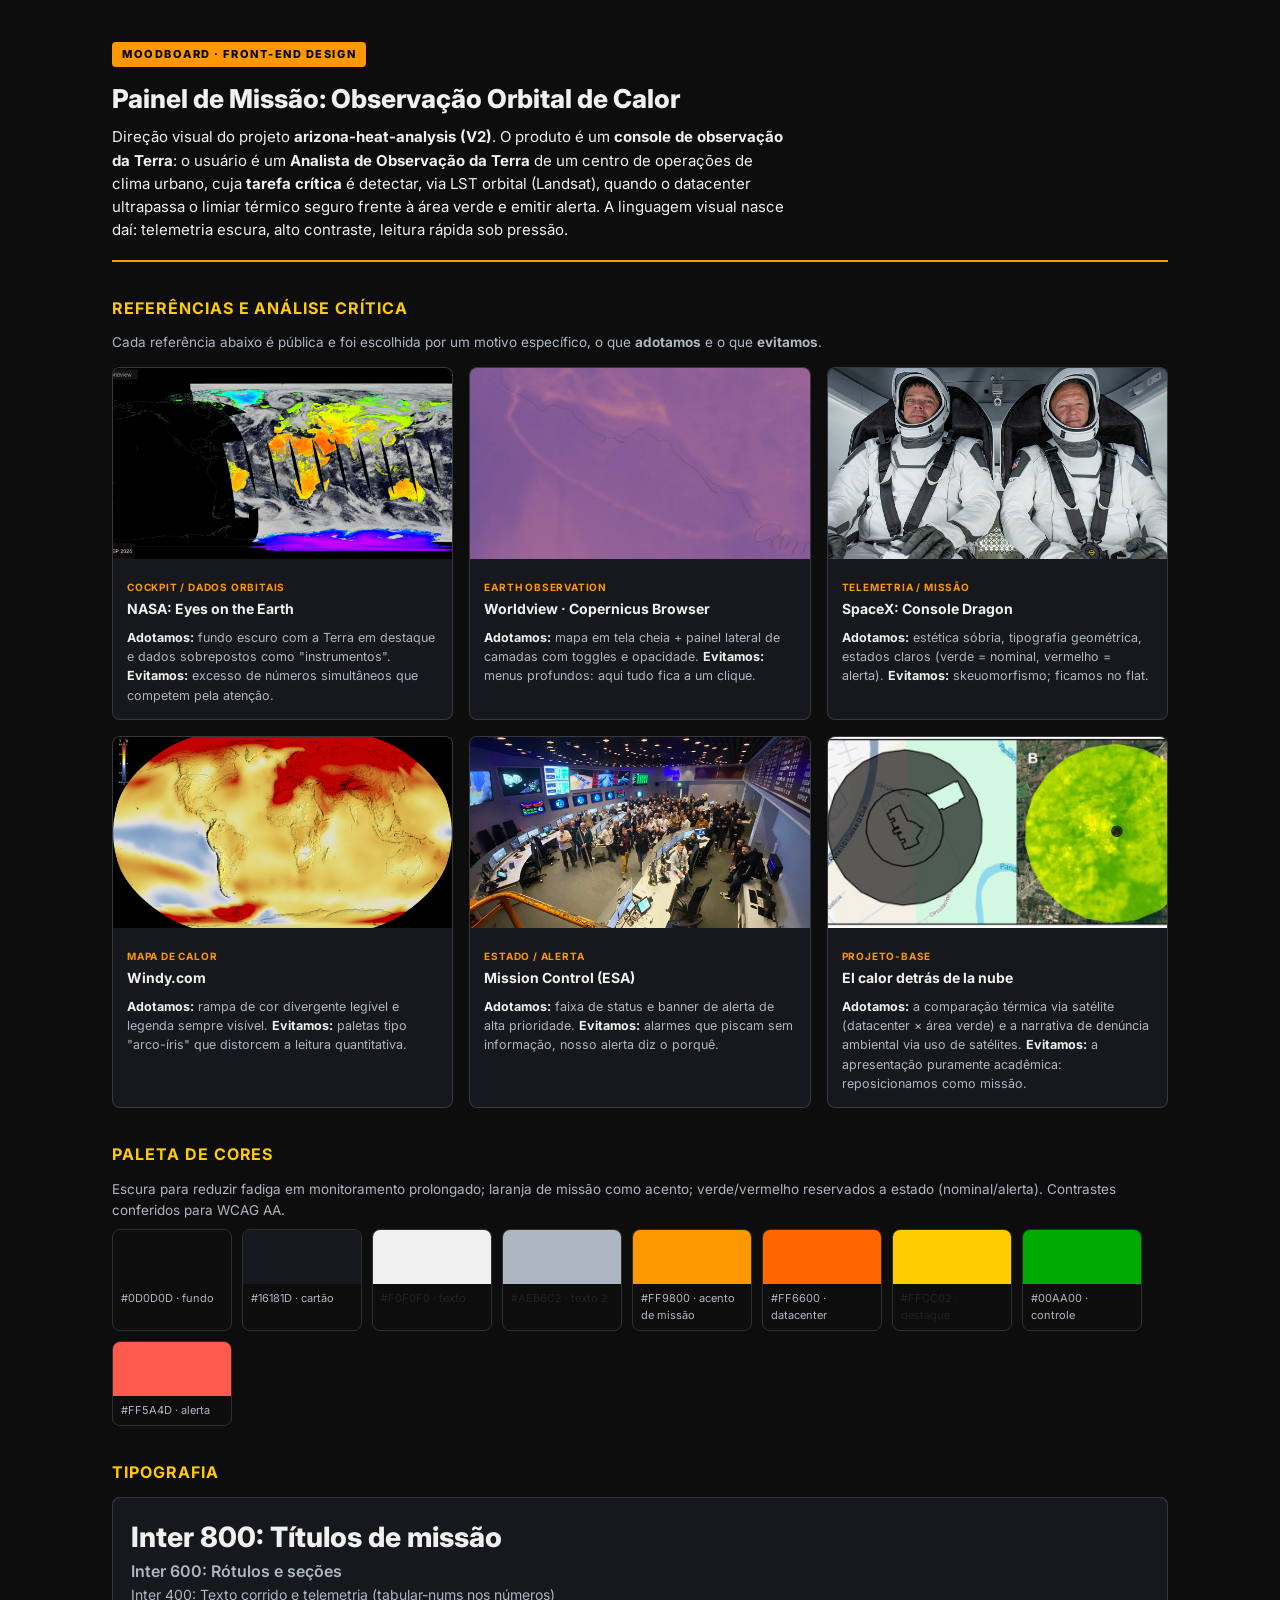
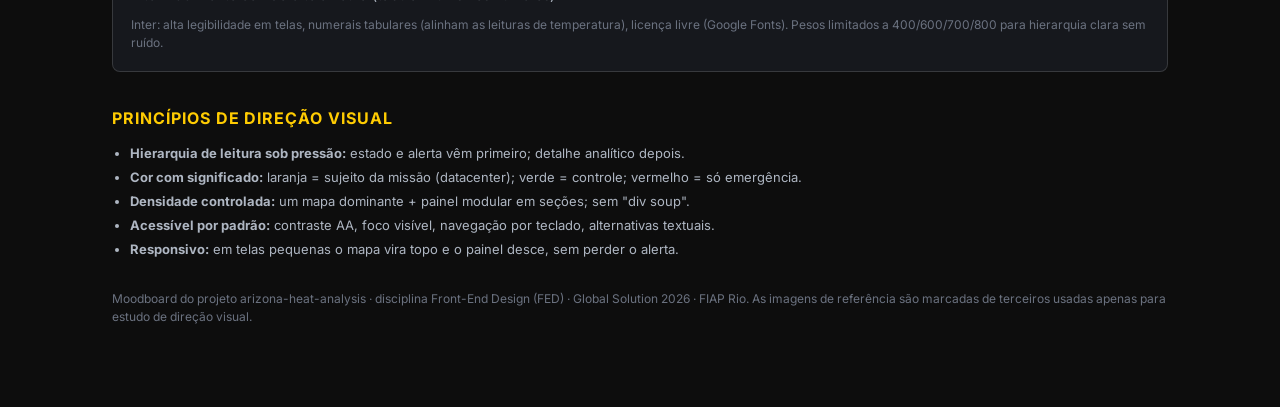
<file: assets/moodboard.html>
<!DOCTYPE html>
<html lang="pt-BR">
<head>
  <meta charset="UTF-8" />
  <meta name="viewport" content="width=device-width, initial-scale=1.0" />
  <title>Moodboard: Painel de Missão (FED) | Arizona Heat Analysis V2</title>
  <link rel="preconnect" href="https://fonts.googleapis.com" />
  <link rel="stylesheet" href="https://fonts.googleapis.com/css2?family=Inter:wght@400;600;700;800&display=swap" />
  <style>
    :root{
      --bg:#0d0d0d; --card:#16181d; --border:rgba(255,255,255,.14);
      --txt:#f0f0f0; --muted:#aeb6c2; --accent:#ff9800; --dc:#ff6600; --accent2:#ffcc02; --green:#00aa00;
    }
    *{box-sizing:border-box;margin:0;padding:0}
    body{font-family:'Inter',system-ui,sans-serif;background:var(--bg);color:var(--txt);
         line-height:1.55;padding:40px 22px 80px;max-width:1100px;margin:0 auto}
    header.mb{border-bottom:2px solid var(--accent);padding-bottom:18px;margin-bottom:28px}
    .kicker{display:inline-block;background:var(--accent);color:#000;font-weight:800;
            font-size:11px;letter-spacing:.14em;text-transform:uppercase;padding:4px 10px;border-radius:4px}
    h1{font-size:26px;font-weight:800;margin:12px 0 6px}
    h2{font-size:16px;font-weight:700;color:var(--accent2);margin:34px 0 12px;
       text-transform:uppercase;letter-spacing:.06em}
    h3{font-size:14px;margin:0 0 4px}
    p{color:var(--muted);font-size:13.5px}
    .lead{font-size:15px;color:var(--txt);max-width:75ch}
    .grid{display:grid;grid-template-columns:repeat(auto-fill,minmax(300px,1fr));gap:16px}
    .card{background:var(--card);border:1px solid var(--border);border-radius:8px;overflow:hidden}
    .thumb{position:relative;overflow:hidden;aspect-ratio:16/9;
           background:repeating-linear-gradient(45deg,#1c1f25,#1c1f25 12px,#191b20 12px,#191b20 24px);
           display:flex;align-items:center;justify-content:center;color:#6b7280;font-size:12px;text-align:center;padding:10px}
    /* a imagem cobre o retângulo listrado quando existir; se faltar, o onerror
       remove o img e a legenda volta a aparecer */
    .thumb img{position:absolute;inset:0;width:100%;height:100%;object-fit:cover}
    .thumb-cap{position:relative;z-index:1}
    .card .body{padding:14px}
    .tag{font-size:10px;color:var(--accent);font-weight:700;text-transform:uppercase;letter-spacing:.08em}
    .crit{margin-top:8px;font-size:12.5px}
    .crit b{color:var(--txt)}
    .palette{display:flex;flex-wrap:wrap;gap:10px;margin-top:8px}
    .sw{width:120px;border:1px solid var(--border);border-radius:8px;overflow:hidden;font-size:11px}
    .sw .chip{height:54px}
    .sw .lab{padding:6px 8px;color:var(--muted)}
    .type-sample{background:var(--card);border:1px solid var(--border);border-radius:8px;padding:18px}
    .note{margin-top:10px;font-size:12px;color:#6b7280}
    a{color:var(--accent)}
    ul{margin:6px 0 0 18px}
    li{color:var(--muted);font-size:13px;margin-bottom:4px}
  </style>
</head>
<body>

<header class="mb">
  <span class="kicker">Moodboard · Front-End Design</span>
  <h1>Painel de Missão: Observação Orbital de Calor</h1>
  <p class="lead">
    Direção visual do projeto <b>arizona-heat-analysis (V2)</b>. O produto é um
    <b>console de observação da Terra</b>: o usuário é um <b>Analista de Observação
    da Terra</b> de um centro de operações de clima urbano, cuja <b>tarefa crítica</b>
    é detectar, via LST orbital (Landsat), quando o datacenter ultrapassa o limiar
    térmico seguro frente à área verde e emitir alerta. A linguagem visual nasce
    daí: telemetria escura, alto contraste, leitura rápida sob pressão.
  </p>
</header>

<h2>Referências e análise crítica</h2>
<p>
  Cada referência abaixo é pública e foi escolhida por um motivo específico, o que
  <b>adotamos</b> e o que <b>evitamos</b>.
</p>

<div class="grid" style="margin-top:14px">
  <figure class="card">
    <div class="thumb">
      <img src="ref-nasa-eyes.png" alt="NASA: Eyes on the Earth" onerror="this.remove()" />
    </div>
    <div class="body">
      <span class="tag">Cockpit / dados orbitais</span>
      <h3>NASA: Eyes on the Earth</h3>
      <p class="crit"><b>Adotamos:</b> fundo escuro com a Terra em destaque e dados
        sobrepostos como "instrumentos". 
        <b>Evitamos:</b> excesso de números simultâneos
        que competem pela atenção.</p>
    </div>
  </figure>

  <figure class="card">
    <div class="thumb">
      <img src="ref-worldview.png" alt="NASA Worldview / Copernicus Browser" onerror="this.remove()" />
    </div>
    <div class="body">
      <span class="tag">Earth Observation</span>
      <h3>Worldview · Copernicus Browser</h3>
      <p class="crit"><b>Adotamos:</b> mapa em tela cheia + painel lateral de camadas
        com toggles e opacidade. 
        <b>Evitamos:</b> menus profundos: aqui tudo fica a um clique.</p>
    </div>
  </figure>

  <figure class="card">
    <div class="thumb">
      <img src="ref-spacex-dragon.png" alt="SpaceX Dragon: console da tripulação" onerror="this.remove()" />
    </div>
    <div class="body">
      <span class="tag">Telemetria / missão</span>
      <h3>SpaceX: Console Dragon</h3>
      <p class="crit"><b>Adotamos:</b> estética sóbria, tipografia geométrica, estados
        claros (verde = nominal, vermelho = alerta). <b>Evitamos:</b> skeuomorfismo; ficamos no flat.</p>
    </div>
  </figure>

  <figure class="card">
    <div class="thumb">
      <img src="ref-windy.png" alt="Windy.com: mapa meteorológico" onerror="this.remove()" />
    </div>
    <div class="body">
      <span class="tag">Mapa de calor</span>
      <h3>Windy.com</h3>
      <p class="crit"><b>Adotamos:</b> rampa de cor divergente legível e legenda
        sempre visível. <b>Evitamos:</b> paletas tipo "arco-íris" que distorcem a leitura quantitativa.</p>
    </div>
  </figure>

  <figure class="card">
    <div class="thumb">
      <img src="ref-esa-mission-control.png" alt="ESA / Mission Control dashboards" onerror="this.remove()" />
    </div>
    <div class="body">
      <span class="tag">Estado / alerta</span>
      <h3>Mission Control (ESA)</h3>
      <p class="crit"><b>Adotamos:</b> faixa de status e banner de alerta de alta
        prioridade. <b>Evitamos:</b> alarmes que piscam sem informação, nosso alerta diz o porquê.</p>
    </div>
  </figure>

  <figure class="card">
    <div class="thumb">
      <img src="ref-el-calor.png" alt="El calor detrás de la nube (Amenaza Roboto)" onerror="this.remove()" />
    </div>
    <div class="body">
      <span class="tag">Projeto-base</span>
      <h3>El calor detrás de la nube</h3>
      <p class="crit"><b>Adotamos:</b> a comparação térmica via satélite (datacenter ×
        área verde) e a narrativa de denúncia ambiental via uso de satélites. <b>Evitamos:</b> a apresentação
        puramente acadêmica: reposicionamos como missão.</p>
    </div>
  </figure>
</div>

<h2>Paleta de cores</h2>
<p>Escura para reduzir fadiga em monitoramento prolongado; laranja de missão como acento;
   verde/vermelho reservados a estado (nominal/alerta). Contrastes conferidos para WCAG AA.</p>
<div class="palette">
  <div class="sw"><div class="chip" style="background:#0d0d0d"></div><div class="lab">#0D0D0D · fundo</div></div>
  <div class="sw"><div class="chip" style="background:#16181d"></div><div class="lab">#16181D · cartão</div></div>
  <div class="sw"><div class="chip" style="background:#f0f0f0"></div><div class="lab" style="color:#222">#F0F0F0 · texto</div></div>
  <div class="sw"><div class="chip" style="background:#aeb6c2"></div><div class="lab" style="color:#222">#AEB6C2 · texto 2</div></div>
  <div class="sw"><div class="chip" style="background:#ff9800"></div><div class="lab">#FF9800 · acento de missão</div></div>
  <div class="sw"><div class="chip" style="background:#ff6600"></div><div class="lab">#FF6600 · datacenter</div></div>
  <div class="sw"><div class="chip" style="background:#ffcc02"></div><div class="lab" style="color:#222">#FFCC02 · destaque</div></div>
  <div class="sw"><div class="chip" style="background:#00aa00"></div><div class="lab">#00AA00 · controle</div></div>
  <div class="sw"><div class="chip" style="background:#ff5a4d"></div><div class="lab">#FF5A4D · alerta</div></div>
</div>

<h2>Tipografia</h2>
<div class="type-sample">
  <div style="font-weight:800;font-size:28px">Inter 800: Títulos de missão</div>
  <div style="font-weight:600;font-size:16px;color:var(--muted)">Inter 600: Rótulos e seções</div>
  <div style="font-weight:400;font-size:14px;color:var(--muted)">Inter 400: Texto corrido e telemetria (tabular-nums nos números)</div>
  <p class="note">Inter: alta legibilidade em telas, numerais tabulares (alinham as
     leituras de temperatura), licença livre (Google Fonts). Pesos limitados a 400/600/700/800
     para hierarquia clara sem ruído.</p>
</div>

<h2>Princípios de direção visual</h2>
<ul>
  <li><b>Hierarquia de leitura sob pressão:</b> estado e alerta vêm primeiro; detalhe analítico depois.</li>
  <li><b>Cor com significado:</b> laranja = sujeito da missão (datacenter); verde = controle; vermelho = só emergência.</li>
  <li><b>Densidade controlada:</b> um mapa dominante + painel modular em seções; sem "div soup".</li>
  <li><b>Acessível por padrão:</b> contraste AA, foco visível, navegação por teclado, alternativas textuais.</li>
  <li><b>Responsivo:</b> em telas pequenas o mapa vira topo e o painel desce, sem perder o alerta.</li>
</ul>

<p class="note" style="margin-top:30px">
  Moodboard do projeto arizona-heat-analysis · disciplina Front-End Design (FED) ·
  Global Solution 2026 · FIAP Rio. As imagens de referência são marcadas de terceiros usadas
  apenas para estudo de direção visual.
</p>

</body>
</html>
</file>
